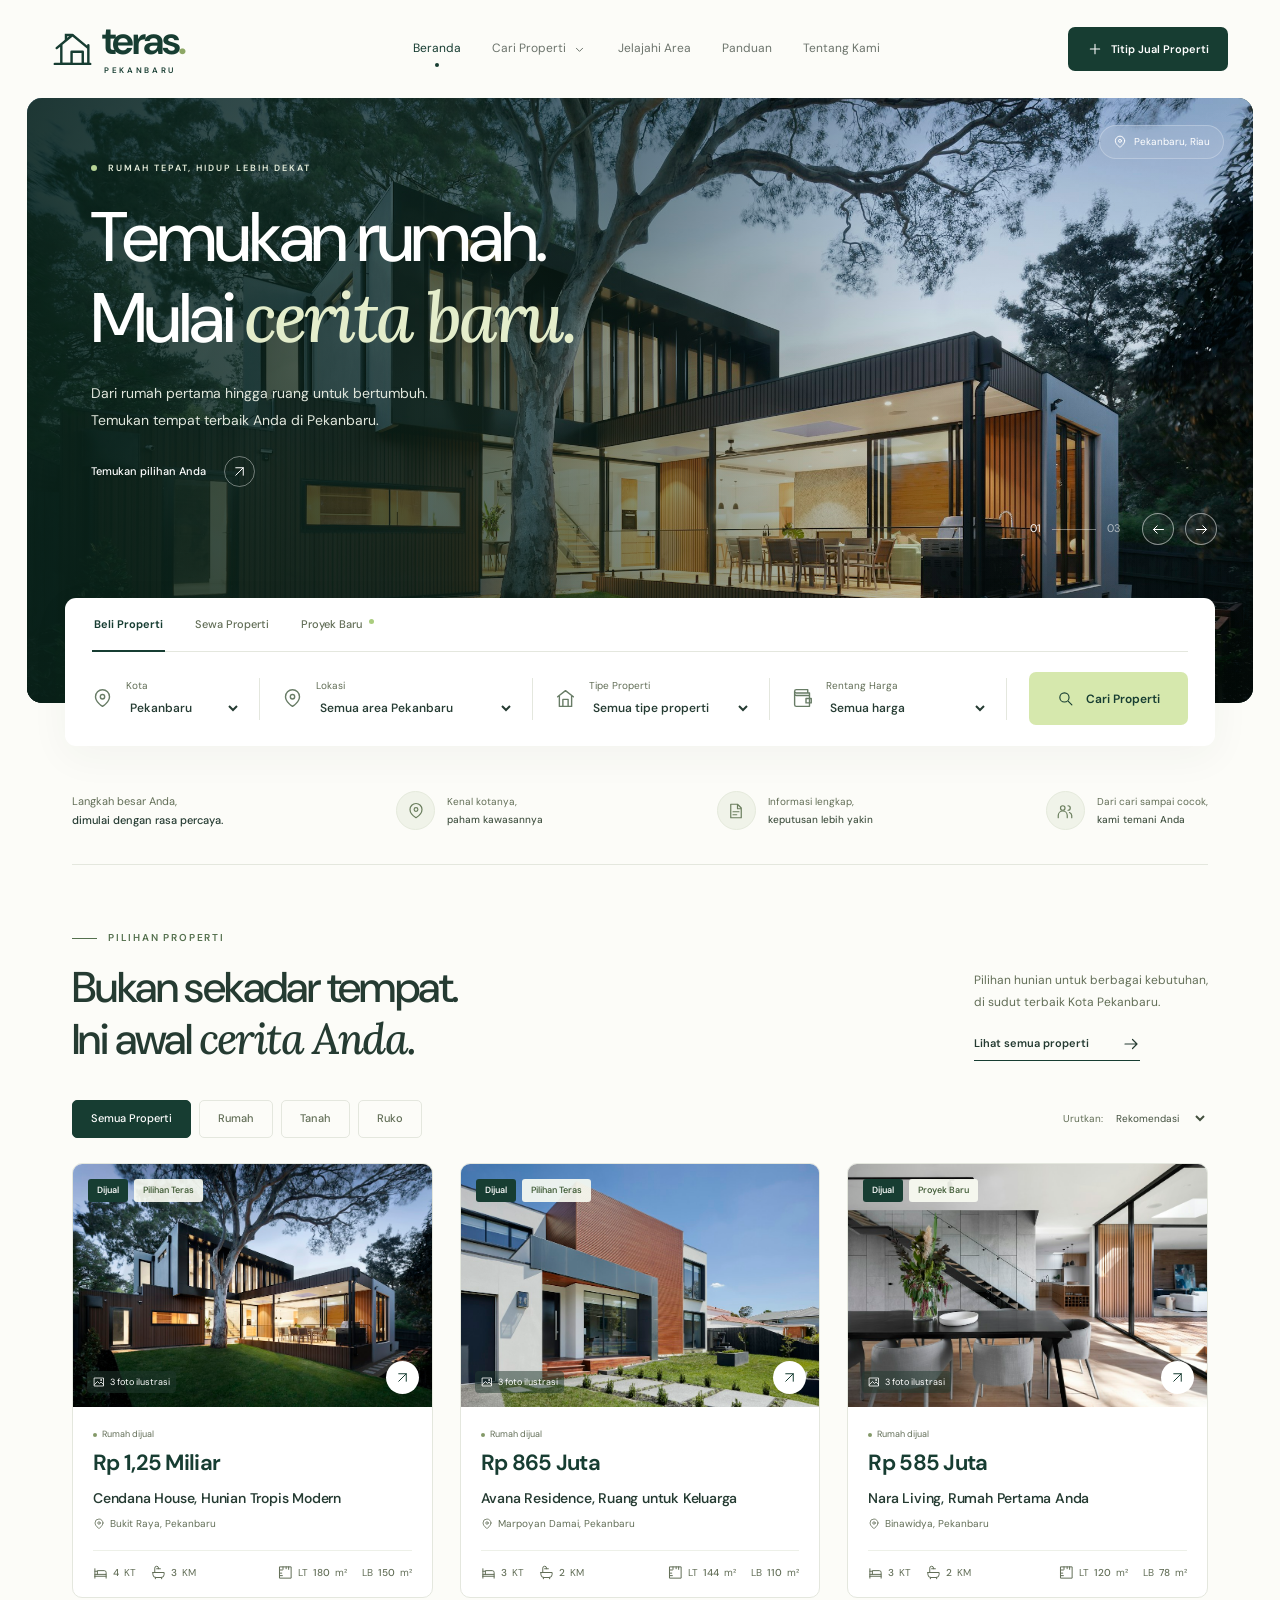
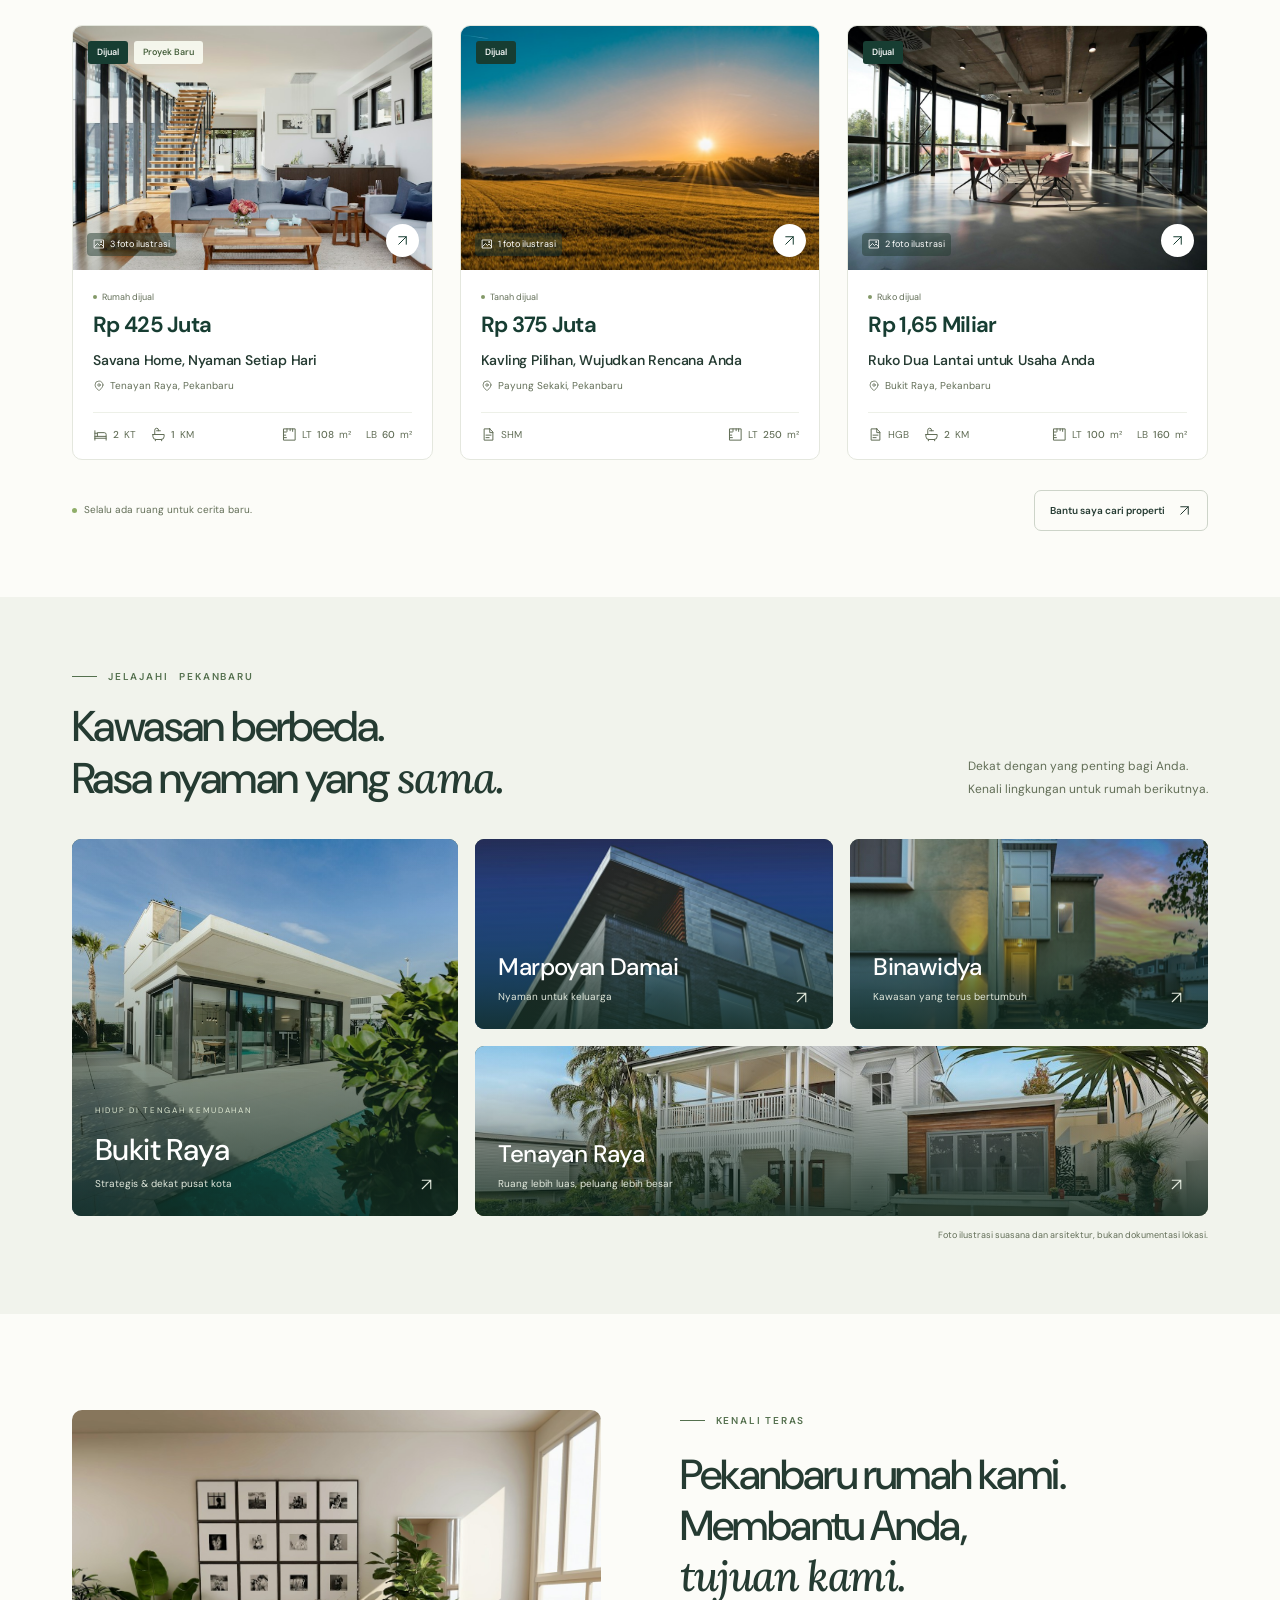
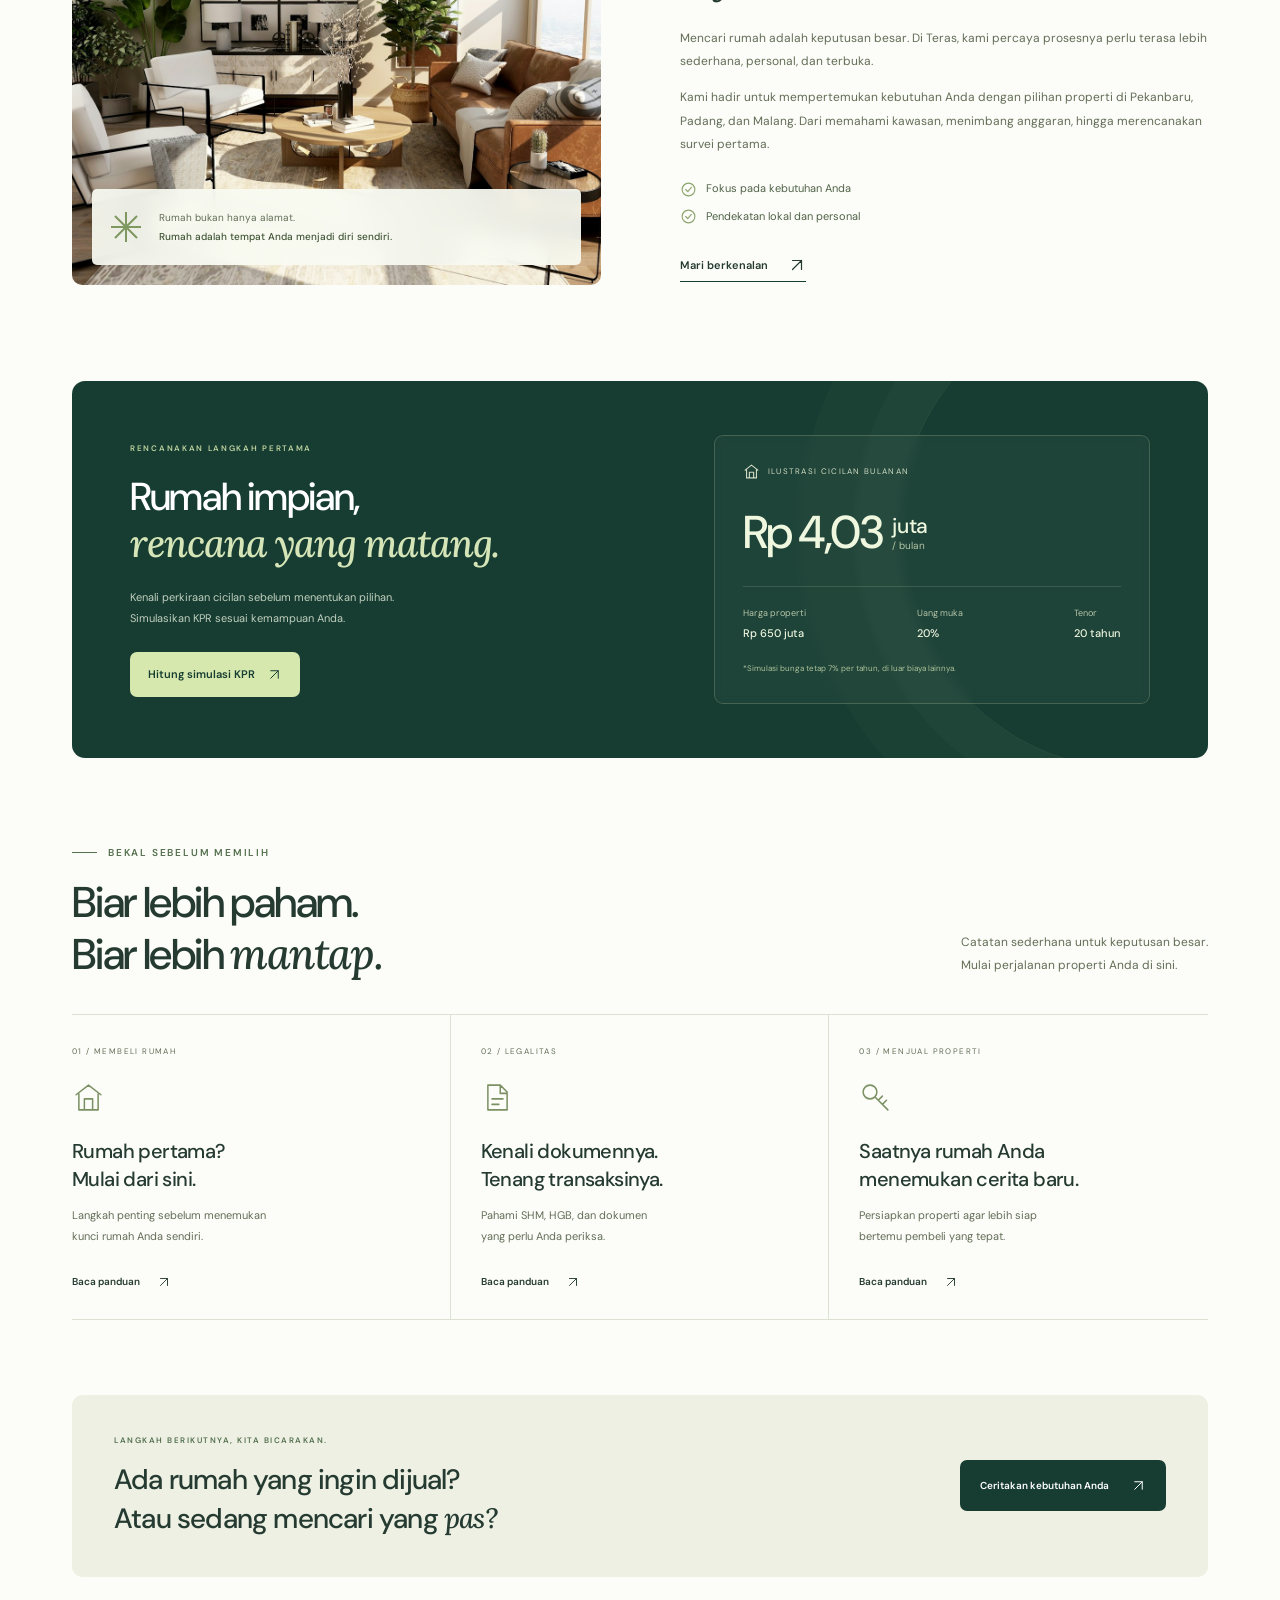
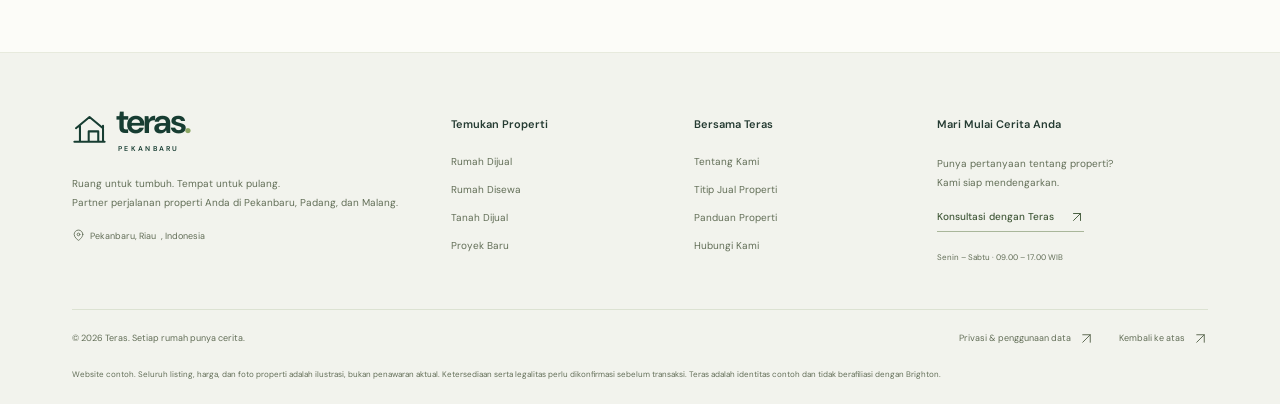
<file: index.html>
<!doctype html>
<html lang="id">
<head>
  <meta charset="utf-8">
  <meta name="viewport" content="width=device-width, initial-scale=1">
  <meta name="theme-color" content="#173d32">
  <meta name="google-site-verification" content="AVYcFnLkutsNI5PKLIG4z0EmHmBml3qPhmXNcKpcacQ" />
  <title>Teras — Properti di Pekanbaru, Padang, dan Malang</title>
  <meta name="description" content="Temukan rumah, tanah, ruko, dan hunian sewa di Pekanbaru, Padang, dan Malang bersama Teras. Pilih kota dan kawasan sesuai kebutuhan Anda.">
  <link rel="canonical" href="https://kevinfixcode.github.io/teras-properti/">
  <meta property="og:title" content="Teras — Properti di Pekanbaru, Padang, dan Malang">
  <meta property="og:description" content="Ruang untuk tumbuh. Tempat untuk pulang. Temukan properti pilihan di Pekanbaru, Padang, dan Malang.">
  <meta property="og:type" content="website">
  <meta property="og:locale" content="id_ID">
  <meta property="og:image" content="https://kevinfixcode.github.io/teras-properti/assets/hero.jpg">
  <link rel="icon" href="assets/favicon.svg" type="image/svg+xml">
  <link rel="preconnect" href="https://fonts.googleapis.com">
  <link rel="preconnect" href="https://fonts.gstatic.com" crossorigin>
  <link href="https://fonts.googleapis.com/css2?family=DM+Sans:wght@400;450;500;550;600;650;700&family=Lora:ital,wght@1,500;1,600&display=swap" rel="stylesheet">
  <link rel="preload" as="image" href="assets/hero.jpg" fetchpriority="high">
  <link rel="stylesheet" href="styles.css">
  <script src="data.js" defer></script>
  <script src="app.js" defer></script>
</head>
<body>
  <a class="skip-link" href="#properti">Langsung ke properti</a>
  <header class="site-header">
    <div class="nav-wrap">
      <a href="./" class="brand" aria-label="Teras, beranda"><svg class="brand-mark" viewBox="0 0 44 44" fill="none" aria-hidden="true"><path d="M5 21 22 7l17 14M10 18v20h11V25h12v13h6V18" stroke="currentColor" stroke-width="2.6" stroke-linecap="round" stroke-linejoin="round"/><path d="M15 12V7h6" stroke="currentColor" stroke-width="2.6" stroke-linecap="round"/><path d="M3 38h38" stroke="currentColor" stroke-width="2.6" stroke-linecap="round"/></svg><span class="brand-words">teras<span class="brand-dot">.</span><small data-city-upper>PEKANBARU</small></span></a>
      <nav class="main-nav" aria-label="Navigasi utama" id="main-nav">
        <a class="nav-link active" href="#beranda">Beranda</a>
        <a class="nav-link" href="#properti">Cari Properti <svg class="icon small"><use href="#i-chevron"/></svg></a>
        <a class="nav-link" href="#kawasan">Jelajahi Area</a>
        <a class="nav-link" href="#panduan">Panduan</a>
        <a class="nav-link" href="#tentang">Tentang Kami</a>
      </nav>
      <button class="button button-dark nav-cta" data-contact="jual"><svg class="icon"><use href="#i-plus"/></svg> Titip Jual Properti</button>
      <button class="menu-toggle icon-button" aria-label="Buka menu" aria-expanded="false" aria-controls="main-nav"><svg class="icon"><use href="#i-menu"/></svg></button>
    </div>
  </header>
  <main>
    <section class="hero" id="beranda" aria-labelledby="hero-title">
      <div class="hero-visual"><img id="hero-image" src="assets/hero.jpg" alt="Inspirasi hunian modern dengan taman hijau dan ruang keluarga terbuka" width="2200" height="1467" fetchpriority="high"><div class="hero-shade"></div></div>
      <div class="hero-copy">
        <span class="eyebrow hero-eyebrow"><span class="live-dot"></span> RUMAH TEPAT, HIDUP LEBIH DEKAT</span>
        <h1 id="hero-title">Temukan rumah.<br>Mulai <em>cerita baru.</em></h1>
        <p>Dari rumah pertama hingga ruang untuk bertumbuh.<br>Temukan tempat terbaik Anda di <span data-city>Pekanbaru</span>.</p>
        <a class="hero-explore" href="#properti">Temukan pilihan Anda <span class="circle-arrow"><svg class="icon"><use href="#i-arrow-up"/></svg></span></a>
      </div>
      <div class="hero-location"><svg class="icon"><use href="#i-pin"/></svg> <span data-city-place>Pekanbaru, Riau</span></div>
      <div class="hero-slide-controls" aria-label="Foto inspirasi hunian"><span class="slide-number" id="slide-number">01</span><span class="slide-line"></span><span>03</span><button class="slide-button" data-slide="-1" aria-label="Foto sebelumnya"><svg class="icon"><use href="#i-arrow-left"/></svg></button><button class="slide-button" data-slide="1" aria-label="Foto berikutnya"><svg class="icon"><use href="#i-arrow-right"/></svg></button></div>
      <form class="search-panel" id="search-form" role="search" aria-label="Cari properti">
        <div class="search-tabs" role="tablist" aria-label="Tujuan pencarian"><button type="button" class="search-tab selected" role="tab" aria-selected="true" data-mode="dijual">Beli Properti</button><button type="button" class="search-tab" role="tab" aria-selected="false" tabindex="-1" data-mode="disewa">Sewa Properti</button><button type="button" class="search-tab" role="tab" aria-selected="false" tabindex="-1" data-mode="baru">Proyek Baru <span class="new-dot"></span></button></div>
        <div class="search-fields">
          <label class="search-field city-field"><svg class="icon"><use href="#i-pin"/></svg><span><span class="field-label">Kota</span><select id="city" name="kota-cari" aria-label="Pilih kota"><option value="pekanbaru">Pekanbaru</option><option value="padang">Padang</option><option value="malang">Malang</option></select></span></label>
          <label class="search-field location-field"><svg class="icon"><use href="#i-pin"/></svg><span><span class="field-label">Lokasi</span><select id="location" name="lokasi" aria-label="Pilih lokasi"><option value="">Semua area</option></select></span></label>
          <label class="search-field"><svg class="icon"><use href="#i-home"/></svg><span><span class="field-label">Tipe Properti</span><select id="property-type" name="tipe" aria-label="Tipe properti"><option value="">Semua tipe properti</option><option value="Rumah">Rumah</option><option value="Tanah">Tanah</option><option value="Ruko">Ruko</option></select></span></label>
          <label class="search-field"><svg class="icon"><use href="#i-wallet"/></svg><span><span class="field-label">Rentang Harga</span><select id="price" name="harga" aria-label="Rentang harga"><option value="">Semua harga</option><option value="0-500000000">Di bawah Rp 500 juta</option><option value="500000000-1000000000">Rp 500 juta – 1 miliar</option><option value="1000000000-2000000000">Rp 1 – 2 miliar</option><option value="2000000000-999999999999">Di atas Rp 2 miliar</option></select></span></label>
          <button class="button button-lime search-submit" type="submit"><svg class="icon"><use href="#i-search"/></svg> Cari Properti</button>
        </div>
      </form>
    </section>
    <div class="trust-strip container"><p>Langkah besar Anda,<br><strong>dimulai dengan rasa percaya.</strong></p><div><span class="trust-icon"><svg class="icon"><use href="#i-pin"/></svg></span><span>Kenal kotanya,<br><strong>paham kawasannya</strong></span></div><div><span class="trust-icon"><svg class="icon"><use href="#i-file"/></svg></span><span>Informasi lengkap,<br><strong>keputusan lebih yakin</strong></span></div><div><span class="trust-icon"><svg class="icon"><use href="#i-users"/></svg></span><span>Dari cari sampai cocok,<br><strong>kami temani Anda</strong></span></div></div>
    <section class="property-section section container" id="properti" aria-labelledby="property-heading">
      <div class="section-heading"><div><span class="eyebrow green"><span class="eyebrow-line"></span> PILIHAN PROPERTI</span><h2 id="property-heading">Bukan sekadar tempat.<br>Ini awal <em>cerita Anda.</em></h2></div><div class="section-heading-aside"><p>Pilihan hunian untuk berbagai kebutuhan,<br>di sudut terbaik Kota <span data-city>Pekanbaru</span>.</p><button class="text-link" id="show-all">Lihat semua properti <svg class="icon"><use href="#i-arrow-right"/></svg></button></div></div>
      <div class="listing-toolbar"><div class="category-filters" aria-label="Filter jenis properti"><button class="category active" data-category="">Semua Properti</button><button class="category" data-category="Rumah">Rumah</button><button class="category" data-category="Tanah">Tanah</button><button class="category" data-category="Ruko">Ruko</button></div><label class="sort-control"><span>Urutkan:</span> <select id="sort" aria-label="Urutkan properti"><option value="recommended">Rekomendasi</option><option value="low">Harga terendah</option><option value="high">Harga tertinggi</option></select></label></div>
      <p class="results-summary" id="results-summary" aria-live="polite"></p>
      <div class="property-grid" id="property-grid"></div>
      <noscript><p>Aktifkan JavaScript untuk menggunakan pencarian, katalog properti, dan simulasi KPR. Formulir konsultasi tetap dapat digunakan di bagian akhir halaman ini.</p></noscript>
      <div class="empty-state" id="empty-state" hidden><span class="empty-icon"><svg class="icon"><use href="#i-search"/></svg></span><h3>Rumah yang tepat masih menanti.</h3><p>Belum ada properti yang sesuai dengan filter ini.<br>Coba area lain atau perluas rentang harga Anda.</p><button class="button button-dark" id="reset-filters">Atur ulang pencarian <svg class="icon"><use href="#i-arrow-right"/></svg></button></div>
      <div class="listing-bottom"><span><span class="live-dot"></span> Selalu ada ruang untuk cerita baru.</span><button class="button button-outline" data-contact="beli">Bantu saya cari properti <svg class="icon"><use href="#i-arrow-up"/></svg></button></div>
    </section>
    <section class="area-section" id="kawasan" aria-labelledby="area-heading"><div class="container section">
      <div class="section-heading"><div><span class="eyebrow green"><span class="eyebrow-line"></span> JELAJAHI <span data-city-upper>PEKANBARU</span></span><h2 id="area-heading">Kawasan berbeda.<br>Rasa nyaman yang <em>sama.</em></h2></div><p class="section-description">Dekat dengan yang penting bagi Anda.<br>Kenali lingkungan untuk rumah berikutnya.</p></div>
      <div class="area-grid" id="area-grid"></div>
      <p class="image-caption">Foto ilustrasi suasana dan arsitektur, bukan dokumentasi lokasi.</p>
    </div></section>
    <section class="about-section container section" id="tentang" aria-labelledby="about-heading"><div class="about-visual"><img src="assets/interior.jpg" alt="Ruang keluarga bernuansa hangat dengan sofa nyaman dan tanaman dalam ruangan" loading="lazy" width="1400" height="1100"><div class="about-photo-note"><svg class="tiny-star" width="34" height="34" viewBox="0 0 34 34" fill="none" stroke="currentColor" stroke-width="2" aria-hidden="true"><path d="M17 2v30M2 17h30M6 6l22 22M6 28 28 6"/></svg><span>Rumah bukan hanya alamat.<br><strong>Rumah adalah tempat Anda menjadi diri sendiri.</strong></span></div></div><div class="about-copy"><span class="eyebrow green"><span class="eyebrow-line"></span> KENALI TERAS</span><h2 id="about-heading"><span data-city>Pekanbaru</span> rumah kami.<br>Membantu Anda,<br><em>tujuan kami.</em></h2><p>Mencari rumah adalah keputusan besar. Di Teras, kami percaya prosesnya perlu terasa lebih sederhana, personal, dan terbuka.</p><p>Kami hadir untuk mempertemukan kebutuhan Anda dengan pilihan properti di <span data-city>Pekanbaru</span>, Padang, dan Malang. Dari memahami kawasan, menimbang anggaran, hingga merencanakan survei pertama.</p><div class="about-principles"><span><svg class="icon"><use href="#i-check-circle"/></svg> Fokus pada kebutuhan Anda</span><span><svg class="icon"><use href="#i-check-circle"/></svg> Pendekatan lokal dan personal</span></div><button class="text-link" data-contact="konsultasi">Mari berkenalan <svg class="icon"><use href="#i-arrow-up"/></svg></button></div></section>
    <section class="mortgage-section container"><div class="mortgage-copy"><span class="eyebrow">RENCANAKAN LANGKAH PERTAMA</span><h2>Rumah impian,<br><em>rencana yang matang.</em></h2><p>Kenali perkiraan cicilan sebelum menentukan pilihan.<br>Simulasikan KPR sesuai kemampuan Anda.</p><button class="button button-lime" id="open-calculator">Hitung simulasi KPR <svg class="icon"><use href="#i-arrow-up"/></svg></button></div><div class="mortgage-preview"><span class="preview-label"><svg class="icon"><use href="#i-home"/></svg> ILUSTRASI CICILAN BULANAN</span><p class="preview-amount">Rp 4,03 <span>juta<small>/ bulan</small></span></p><div class="preview-line"></div><div class="preview-details"><div>Harga properti<strong>Rp 650 juta</strong></div><div>Uang muka<strong>20%</strong></div><div>Tenor<strong>20 tahun</strong></div></div><span class="preview-note">*Simulasi bunga tetap 7% per tahun, di luar biaya lainnya.</span></div><span class="mortgage-decoration" aria-hidden="true"></span></section>
    <section class="guide-section container section" id="panduan" aria-labelledby="guide-heading"><div class="section-heading"><div><span class="eyebrow green"><span class="eyebrow-line"></span> BEKAL SEBELUM MEMILIH</span><h2 id="guide-heading">Biar lebih paham.<br>Biar lebih <em>mantap.</em></h2></div><p class="section-description">Catatan sederhana untuk keputusan besar.<br>Mulai perjalanan properti Anda di sini.</p></div><div class="guide-grid"><article class="guide-card"><span class="guide-number">01 / MEMBELI RUMAH</span><svg class="guide-icon"><use href="#i-home"/></svg><h3>Rumah pertama?<br>Mulai dari sini.</h3><p>Langkah penting sebelum menemukan<br>kunci rumah Anda sendiri.</p><button class="text-link" data-guide="pertama">Baca panduan <svg class="icon"><use href="#i-arrow-up"/></svg></button></article><article class="guide-card"><span class="guide-number">02 / LEGALITAS</span><svg class="guide-icon"><use href="#i-file"/></svg><h3>Kenali dokumennya.<br>Tenang transaksinya.</h3><p>Pahami SHM, HGB, dan dokumen<br>yang perlu Anda periksa.</p><button class="text-link" data-guide="legalitas">Baca panduan <svg class="icon"><use href="#i-arrow-up"/></svg></button></article><article class="guide-card"><span class="guide-number">03 / MENJUAL PROPERTI</span><svg class="guide-icon"><use href="#i-key"/></svg><h3>Saatnya rumah Anda<br>menemukan cerita baru.</h3><p>Persiapkan properti agar lebih siap<br>bertemu pembeli yang tepat.</p><button class="text-link" data-guide="jual">Baca panduan <svg class="icon"><use href="#i-arrow-up"/></svg></button></article></div></section>
    <section class="contact-banner container"><div><span class="eyebrow green">LANGKAH BERIKUTNYA, KITA BICARAKAN.</span><h2>Ada rumah yang ingin dijual?<br>Atau sedang mencari yang <em>pas?</em></h2></div><button class="button button-dark" data-contact="konsultasi">Ceritakan kebutuhan Anda <svg class="icon"><use href="#i-arrow-up"/></svg></button></section>
  </main>
  <footer class="site-footer"><div class="container"><div class="footer-top"><div class="footer-intro"><a href="./" class="brand footer-brand"><svg class="brand-mark" viewBox="0 0 44 44" fill="none" aria-hidden="true"><path d="M5 21 22 7l17 14M10 18v20h11V25h12v13h6V18M3 38h38" stroke="currentColor" stroke-width="2.6" stroke-linecap="round" stroke-linejoin="round"/></svg><span class="brand-words">teras<span class="brand-dot">.</span><small data-city-upper>PEKANBARU</small></span></a><p>Ruang untuk tumbuh. Tempat untuk pulang.<br>Partner perjalanan properti Anda di Pekanbaru, Padang, dan Malang.</p><span class="footer-location"><svg class="icon"><use href="#i-pin"/></svg> <span data-city-place>Pekanbaru, Riau</span>, Indonesia</span></div><div class="footer-column"><h3>Temukan Properti</h3><button data-footer-mode="dijual">Rumah Dijual</button><button data-footer-mode="disewa">Rumah Disewa</button><button data-footer-type="Tanah">Tanah Dijual</button><button data-footer-mode="baru">Proyek Baru</button></div><div class="footer-column"><h3>Bersama Teras</h3><a href="#tentang">Tentang Kami</a><button data-contact="jual">Titip Jual Properti</button><a href="#panduan">Panduan Properti</a><button data-contact="konsultasi">Hubungi Kami</button></div><div class="footer-column footer-hello"><h3>Mari Mulai Cerita Anda</h3><p>Punya pertanyaan tentang properti?<br>Kami siap mendengarkan.</p><button class="footer-contact" data-contact="konsultasi">Konsultasi dengan Teras <svg class="icon"><use href="#i-arrow-up"/></svg></button><small>Senin – Sabtu · 09.00 – 17.00 WIB</small></div></div><div class="footer-bottom"><span>© 2026 Teras. Setiap rumah punya cerita.</span><button id="privacy-button">Privasi & penggunaan data <svg class="icon small"><use href="#i-arrow-up"/></svg></button><a href="#beranda">Kembali ke atas <svg class="icon small"><use href="#i-arrow-up"/></svg></a></div><p class="demo-note">Website contoh. Seluruh listing, harga, dan foto properti adalah ilustrasi, bukan penawaran aktual. Ketersediaan serta legalitas perlu dikonfirmasi sebelum transaksi. Teras adalah identitas contoh dan tidak berafiliasi dengan Brighton.</p></div></footer>
  <noscript><section class="container section"><h2>Konsultasi <em>properti.</em></h2><p>Ceritakan kebutuhan rumah Anda di Pekanbaru, Padang, atau Malang.</p><form name="konsultasi-properti" method="POST" action="terima-kasih"><input type="hidden" name="form-name" value="konsultasi-properti"><input type="hidden" name="kebutuhan" value="konsultasi"><label class="form-label">Kota<select name="kota"><option>Pekanbaru</option><option>Padang</option><option>Malang</option></select></label><p hidden><label>Biarkan kosong<input name="bot-field"></label></p><label class="form-label">Nama lengkap<input name="nama" autocomplete="name" required></label><label class="form-label">Nomor WhatsApp<input name="telepon" type="tel" autocomplete="tel" required></label><label class="form-label">Email (opsional)<input name="email" type="email" autocomplete="email"></label><label class="form-label">Pesan<textarea name="pesan" required minlength="10"></textarea></label><label class="consent"><input name="persetujuan" type="checkbox" value="setuju" required><span>Saya setuju dihubungi terkait permintaan ini.</span></label><button class="button button-dark" type="submit">Kirim konsultasi</button></form></section></noscript>
  <dialog class="property-dialog" id="property-dialog" aria-labelledby="detail-title"><button class="dialog-close icon-button" data-close aria-label="Tutup detail properti"><svg class="icon"><use href="#i-x"/></svg></button><div id="property-detail"></div></dialog>
  <dialog class="contact-dialog" id="contact-dialog" aria-labelledby="contact-title"><button class="dialog-close icon-button" data-close aria-label="Tutup formulir"><svg class="icon"><use href="#i-x"/></svg></button><div id="contact-content"><span class="eyebrow green"><span class="eyebrow-line"></span> MARI MULAI DARI CERITA ANDA</span><h2 id="contact-title">Ada yang bisa<br>kami <em>bantu?</em></h2><p class="dialog-description">Tinggalkan kebutuhan dan kontak Anda.<br>Kami dapat menghubungi Anda untuk langkah berikutnya.</p><form name="konsultasi-properti" id="contact-form" method="POST" action="terima-kasih" data-netlify="true" netlify-honeypot="bot-field"><input type="hidden" name="form-name" value="konsultasi-properti"><input type="hidden" name="properti" id="contact-property"><input type="hidden" name="kota" id="contact-city" value="Pekanbaru"><p class="honeypot" aria-hidden="true"><label>Biarkan kosong<input name="bot-field" tabindex="-1" autocomplete="off"></label></p><label class="form-label">Nama lengkap<input name="nama" autocomplete="name" required maxlength="100" placeholder="Bagaimana kami menyapa Anda?"></label><div class="form-row"><label class="form-label">Nomor WhatsApp<input name="telepon" type="tel" autocomplete="tel" required pattern="\+?[0-9]{9,15}" title="Gunakan 9–15 angka tanpa spasi, boleh diawali +" placeholder="08xxxxxxxxxx"></label><label class="form-label">Email <span>(opsional)</span><input name="email" type="email" autocomplete="email" placeholder="nama@email.com"></label></div><label class="form-label">Saya ingin<select name="kebutuhan" id="contact-purpose"><option value="beli">Mencari properti untuk dibeli</option><option value="sewa">Mencari properti untuk disewa</option><option value="jual">Menjual / menyewakan properti</option><option value="konsultasi">Berkonsultasi tentang properti</option></select></label><label class="form-label">Ceritakan kebutuhan Anda<textarea name="pesan" rows="3" required minlength="10" maxlength="2000" placeholder="Misalnya: mencari rumah 3 kamar di Bukit Raya, anggaran sekitar Rp 800 juta."></textarea></label><label class="consent"><input name="persetujuan" type="checkbox" value="setuju" required><span>Saya setuju dihubungi terkait permintaan ini. Data digunakan untuk menanggapi konsultasi dan tidak ditampilkan di website.</span></label><p id="form-error" class="form-error" role="alert" hidden></p><button class="button button-dark form-submit" type="submit"><span>Kirim permintaan konsultasi</span><svg class="icon"><use href="#i-arrow-up"/></svg></button><small class="form-footnote">Tanpa biaya konsultasi. Tanpa komitmen transaksi.</small></form></div><div class="form-success" id="form-success" hidden><span class="success-icon"><svg class="icon"><use href="#i-check"/></svg></span><span class="eyebrow green">LANGKAH PERTAMA SUDAH DIMULAI</span><h2>Terima kasih<br>sudah <em>bercerita.</em></h2><p>Permintaan Anda berhasil dikirim. Tim dapat menindaklanjuti melalui kontak yang Anda berikan.</p><button class="button button-dark" data-close>Kembali jelajahi properti <svg class="icon"><use href="#i-arrow-right"/></svg></button></div></dialog>
  <dialog class="calculator-dialog" id="calculator-dialog" aria-labelledby="calculator-title"><button class="dialog-close icon-button" data-close aria-label="Tutup simulasi KPR"><svg class="icon"><use href="#i-x"/></svg></button><span class="eyebrow green">SATU LANGKAH LEBIH TERENCANA</span><h2 id="calculator-title">Simulasi <em>KPR.</em></h2><p class="dialog-description">Sesuaikan rencana rumah dengan anggaran Anda.</p><form id="calculator-form"><label class="form-label">Harga properti (Rp)<input id="calc-price" type="number" min="10000000" max="100000000000" step="1000000" value="650000000" required></label><div class="form-row"><label class="form-label">Uang muka (%)<input id="calc-down" type="number" min="0" max="99" step="1" value="20" required></label><label class="form-label">Bunga per tahun (%)<input id="calc-interest" type="number" min="0" max="30" step="0.1" value="7" required></label></div><label class="form-label">Lama pinjaman<select id="calc-years"><option value="5">5 tahun</option><option value="10">10 tahun</option><option value="15">15 tahun</option><option value="20" selected>20 tahun</option><option value="25">25 tahun</option><option value="30">30 tahun</option></select></label><button class="button button-dark form-submit" type="submit">Hitung cicilan <svg class="icon"><use href="#i-arrow-right"/></svg></button></form><div class="calculator-result" aria-live="polite"><span>Estimasi cicilan per bulan</span><strong id="calc-result">Rp 4.031.554</strong><div><span>Uang muka <b id="calc-down-result">Rp 130.000.000</b></span><span>Pokok pinjaman <b id="calc-loan-result">Rp 520.000.000</b></span></div></div><p class="calculator-disclaimer">Estimasi menggunakan metode anuitas dengan bunga tetap sepanjang tenor. Belum termasuk asuransi, pajak, notaris, provisi, dan biaya bank. Bukan penawaran kredit; hasil aktual mengikuti ketentuan bank.</p></dialog>
  <dialog class="article-dialog" id="article-dialog" aria-labelledby="article-title"><button class="dialog-close icon-button" data-close aria-label="Tutup panduan"><svg class="icon"><use href="#i-x"/></svg></button><div id="article-content"></div></dialog>
  <div class="toast" id="toast" role="status" hidden></div>
  <svg class="svg-definitions" xmlns="http://www.w3.org/2000/svg" aria-hidden="true"><defs>
    <symbol id="i-arrow-right" viewBox="0 0 24 24"><path d="M4 12h16m-6-6 6 6-6 6"/></symbol><symbol id="i-arrow-left" viewBox="0 0 24 24"><path d="M20 12H4m6-6-6 6 6 6"/></symbol><symbol id="i-arrow-up" viewBox="0 0 24 24"><path d="M6 18 18 6M6 6h12v12"/></symbol><symbol id="i-chevron" viewBox="0 0 24 24"><path d="m7 10 5 5 5-5"/></symbol><symbol id="i-pin" viewBox="0 0 24 24"><path d="M20 10c0 6-8 11-8 11S4 16 4 10a8 8 0 1 1 16 0Z"/><circle cx="12" cy="10" r="2.5"/></symbol><symbol id="i-home" viewBox="0 0 24 24"><path d="m3 10 9-7 9 7M5 9v12h14V9M9 21v-8h6v8"/></symbol><symbol id="i-wallet" viewBox="0 0 24 24"><path d="M20 8V5H5a2 2 0 0 1 0-4h13v4M3 3v16a2 2 0 0 0 2 2h15V8H5a2 2 0 0 1-2-2" transform="translate(0 1) scale(1 .95)"/><path d="M16 12h6v5h-6z"/></symbol><symbol id="i-search" viewBox="0 0 24 24"><circle cx="10.5" cy="10.5" r="6.5"/><path d="m16 16 5 5"/></symbol><symbol id="i-plus" viewBox="0 0 24 24"><path d="M12 5v14M5 12h14"/></symbol><symbol id="i-file" viewBox="0 0 24 24"><path d="M14 3H5v18h14V8l-5-5Z M14 3v6h5M8 13h8M8 17h5"/></symbol><symbol id="i-users" viewBox="0 0 24 24"><circle cx="9" cy="8" r="3"/><path d="M3 21v-3a6 6 0 0 1 12 0v3M16 5a3 3 0 0 1 0 6M18 14a5 5 0 0 1 3 4v3"/></symbol><symbol id="i-bed" viewBox="0 0 24 24"><path d="M3 18V6m0 9h18v6M3 18h18M7 15V9h11a3 3 0 0 1 3 3v3M3 10h4M3 21v-3"/></symbol><symbol id="i-bath" viewBox="0 0 24 24"><path d="M3 12h18v3a5 5 0 0 1-5 5H8a5 5 0 0 1-5-5v-3ZM6 12V5a3 3 0 0 1 6 0v1M9 6h6M7 20v2M17 20v2"/></symbol><symbol id="i-area" viewBox="0 0 24 24"><path d="M3 3h18v18H3zM3 8h4M3 13h3M3 17h4M8 3v4M13 3v3M17 3v4"/></symbol><symbol id="i-check-circle" viewBox="0 0 24 24"><circle cx="12" cy="12" r="9"/><path d="m8 12 3 3 5-6"/></symbol><symbol id="i-check" viewBox="0 0 24 24"><path d="m5 12 4 5L20 6"/></symbol><symbol id="i-key" viewBox="0 0 24 24"><circle cx="8" cy="8" r="5"/><path d="m12 12 9 9m-4-4 3-3m-6 0 3-3"/></symbol><symbol id="i-menu" viewBox="0 0 24 24"><path d="M4 6h16M4 12h16M4 18h16"/></symbol><symbol id="i-x" viewBox="0 0 24 24"><path d="m6 6 12 12M18 6 6 18"/></symbol><symbol id="i-share" viewBox="0 0 24 24"><path d="M12 16V3m-5 5 5-5 5 5M5 12H3v9h18v-9h-2"/></symbol><symbol id="i-image" viewBox="0 0 24 24"><path d="M3 4h18v16H3zM3 17l6-6 4 4 3-3 5 5"/><circle cx="16" cy="8" r="1"/></symbol>
  </defs></svg>
</body>
</html>
</file>
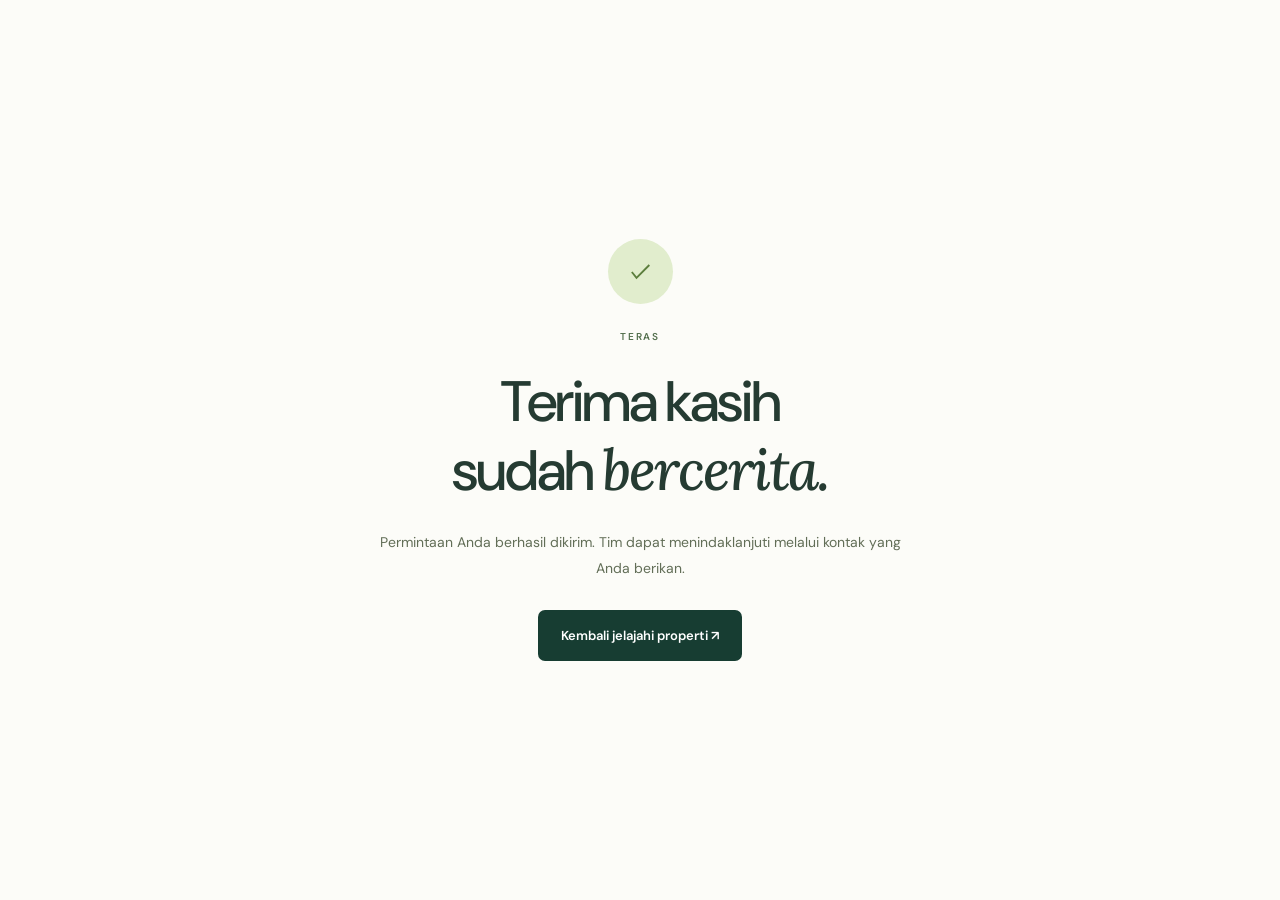
<file: terima-kasih.html>
<!doctype html>
<html lang="id"><head><meta charset="utf-8"><meta name="viewport" content="width=device-width,initial-scale=1"><meta name="robots" content="noindex"><meta name="theme-color" content="#173d32"><title>Terima Kasih — Teras</title><link rel="icon" href="assets/favicon.svg" type="image/svg+xml"><link href="https://fonts.googleapis.com/css2?family=DM+Sans:wght@400;500;600&family=Lora:ital,wght@1,500&display=swap" rel="stylesheet"><link rel="stylesheet" href="styles.css"><style>body{min-height:100dvh;display:grid;place-items:center;padding:30px}.thanks{max-width:540px;text-align:center}.thanks .eyebrow{justify-content:center}.thanks h1{font-size:clamp(38px,8vw,57px);line-height:1.2;letter-spacing:-2px;font-weight:500;margin-block:23px}.thanks h1 em{font-family:var(--serif);font-weight:500}.thanks p{font-size:14px;line-height:1.9;margin-bottom:28px}</style></head><body><main class="thanks"><span class="success-icon" aria-hidden="true"><svg width="28" height="28" viewBox="0 0 24 24" fill="none" stroke="currentColor" stroke-width="1.6"><path d="m5 12 4 5L20 6"/></svg></span><span class="eyebrow green">TERAS</span><h1>Terima kasih<br>sudah <em>bercerita.</em></h1><p>Permintaan Anda berhasil dikirim. Tim dapat menindaklanjuti melalui kontak yang Anda berikan.</p><a class="button button-dark" href="./">Kembali jelajahi properti ↗</a></main></body></html>
</file>
<file: styles.css>
:root{--forest:#173d32;--forest-deep:#122e26;--lime:#d6e8ad;--ink:#253b32;--muted:#788078;--paper:#fcfcf8;--cream:#f2f3ec;--line:#e4e7de;--white:#fff;--radius:12px;--body:'DM Sans',sans-serif;--serif:'Lora',serif}*{box-sizing:border-box}html{scroll-behavior:smooth;scroll-padding-top:105px}body{margin:0;background:var(--paper);color:var(--ink);font-family:var(--body);font-size:14px;line-height:1.6;-webkit-font-smoothing:antialiased}body.modal-open{overflow:hidden}button,input,select,textarea{font:inherit}button,a,input,select,textarea{-webkit-tap-highlight-color:transparent}button,a{touch-action:manipulation}button{cursor:pointer}a{color:inherit;text-decoration:none}button{color:inherit}button:disabled{cursor:wait;opacity:.65}button:focus-visible,a:focus-visible,select:focus-visible,input:focus-visible,textarea:focus-visible{outline:3px solid #90b564;outline-offset:4px}button{border:0}img{display:block;width:100%;object-fit:cover}svg.icon{width:21px;height:21px;flex-shrink:0;fill:none;stroke:currentColor;stroke-width:1.6;stroke-linecap:round;stroke-linejoin:round;vertical-align:middle}.icon.small{width:15px;height:15px}.container{width:calc(100% - 144px);max-width:1280px;margin-inline:auto}.section{padding-block:91px}.button{display:inline-flex;align-items:center;justify-content:center;gap:12px;padding:15px 23px;min-height:51px;border-radius:7px;font-size:13px;font-weight:600;line-height:1.5;transition:background .2s,transform .2s,box-shadow .2s;white-space:nowrap}.button:hover{transform:translateY(-2px)}.button:active{transform:translateY(0)}.button-dark{background:var(--forest);color:#fff}.button-dark:hover{background:#24553f;box-shadow:0 5px 15px #173d3218}.button-lime{background:var(--lime);color:var(--forest)}.button-lime:hover{background:#e1efc3}.button-outline{border:1px solid #cdd4c9;background:transparent}.button-outline:hover{background:#f0f3e9}.icon-button{width:42px;height:42px;display:inline-flex;justify-content:center;align-items:center;border-radius:50%;background:var(--white)}.eyebrow{font-size:10px;letter-spacing:1.8px;font-weight:600;display:flex;align-items:center;gap:11px;line-height:1.6}.eyebrow.green{color:#54704e}.eyebrow-line{width:25px;height:1px;background:currentColor;display:inline-block}.text-link{display:inline-flex;align-items:center;gap:20px;font-size:13px;font-weight:600;border:0;border-bottom:1px solid var(--forest);padding:0 0 7px;background:transparent;transition:gap .2s}.text-link:hover{gap:27px}.text-link .icon{width:18px;height:18px}h1,h2,h3,p{margin-top:0}h2{font-size:43px;font-weight:500;line-height:1.22;letter-spacing:-1.6px;margin-bottom:0}h2 em{font-family:var(--serif);font-weight:500}h3{font-weight:600}p{color:var(--muted)}.skip-link{position:fixed;top:10px;left:10px;background:var(--forest);color:#fff;padding:10px 20px;z-index:100;transform:translateY(-150%)}.skip-link:focus{transform:translateY(0)}[hidden]{display:none!important}.svg-definitions{position:absolute;width:0;height:0;overflow:hidden}
/* Navigation */
.site-header{height:98px;background:var(--paper);position:relative;z-index:20}.nav-wrap{max-width:1424px;width:calc(100% - 104px);height:100%;margin:auto;display:flex;align-items:center;justify-content:space-between;gap:25px}.brand{display:inline-flex;align-items:center;gap:9px;color:var(--forest)}.brand-mark{width:41px;height:46px}.brand-words{font-size:39px;font-weight:650;letter-spacing:-2.6px;line-height:.9}.brand-dot{color:#8da765}.brand-words small{font-size:8px;font-weight:600;letter-spacing:2.65px;display:block;margin-top:9px;margin-left:2px}.main-nav{display:flex;align-items:center;gap:31px;margin-left:40px}.nav-link{font-size:12px;display:flex;align-items:center;gap:6px;padding-block:15px;color:#6c746c;position:relative}.nav-link:hover,.nav-link.active{color:var(--forest)}.nav-link.active:after{content:'';position:absolute;bottom:7px;width:4px;height:4px;border-radius:50%;background:var(--forest);left:calc(50% - 2px)}.nav-cta{font-size:11px;padding:13px 19px;min-height:44px;gap:8px}.nav-cta .icon{width:16px;height:16px}.menu-toggle{display:none}
/* Hero and search */
.hero{margin:0 27px;position:relative;isolation:isolate;height:605px}.hero-visual{position:absolute;inset:0;border-radius:15px;overflow:hidden;z-index:-1;background:var(--forest)}.hero-visual>img{height:100%;object-position:50% 52%;transition:opacity .25s}.hero-shade{position:absolute;inset:0;background:linear-gradient(90deg,rgba(10,36,27,.87) 0%,rgba(13,38,28,.66) 35%,rgba(13,38,28,.1) 74%),linear-gradient(0deg,rgba(10,29,23,.24),transparent 60%)}.hero-copy{padding:63px 64px;color:white;animation:reveal .8s ease both}.hero-eyebrow{font-size:9px;letter-spacing:2px;color:#e5eddb;margin-bottom:24px}.live-dot{width:6px;height:6px;border-radius:50%;display:inline-block;background:#b6d395;flex-shrink:0}.hero h1{font-size:70px;letter-spacing:-2.6px;font-weight:450;line-height:1.12;margin-bottom:22px}.hero h1 em{font-family:var(--serif);font-weight:500;color:#e4edcb;letter-spacing:-3px}.hero-copy>p{font-size:14px;color:#e0e6dc;line-height:1.9;margin-bottom:23px}.hero-explore{display:inline-flex;gap:18px;align-items:center;font-size:11px;font-weight:500}.circle-arrow{height:31px;width:31px;display:flex;align-items:center;justify-content:center;border:1px solid #ffffff66;border-radius:50%;transition:background .2s,transform .2s}.circle-arrow .icon{width:15px;height:15px}.hero-explore:hover .circle-arrow{background:#ffffff1c;transform:translate(2px,-2px)}.hero-location{position:absolute;right:29px;top:27px;background:#ffffff17;border:1px solid #ffffff40;backdrop-filter:blur(12px);border-radius:30px;color:#fff;display:flex;gap:7px;align-items:center;padding:8px 13px;font-size:10px}.hero-location .icon{width:14px;height:14px}.hero-slide-controls{position:absolute;right:36px;bottom:158px;display:flex;align-items:center;gap:11px;color:white;font-size:11px}.hero-slide-controls>span:nth-of-type(3){opacity:.6}.slide-line{height:1px;width:44px;background:#ffffff66}.slide-button{border:1px solid #ffffff80;background:#ffffff0c;color:#fff;border-radius:50%;width:32px;height:32px;display:flex;align-items:center;justify-content:center;transition:background .2s}.slide-button:hover{background:#ffffff30}.slide-button .icon{height:15px;width:15px}.hero-slide-controls .slide-button:first-of-type{margin-left:10px}.search-panel{position:absolute;bottom:-43px;left:38px;right:38px;max-width:1280px;margin-inline:auto;background:var(--white);border-radius:11px;box-shadow:0 10px 40px #203d2e0c;padding:0 27px 21px;animation:reveal .8s .12s ease both}.search-tabs{display:flex;gap:28px;border-bottom:1px solid var(--line);margin-bottom:20px;height:54px;align-items:stretch}.search-tab{background:none;font-size:11px;font-weight:500;color:#8b8f86;position:relative;display:flex;align-items:center;gap:7px;padding:0 2px}.search-tab:after{position:absolute;content:'';left:0;right:0;bottom:-1px;height:2px;background:transparent}.search-tab.selected{color:var(--forest);font-weight:650}.search-tab.selected:after{background:var(--forest)}.new-dot{width:5px;height:5px;border-radius:50%;background:#aacd7e;margin-bottom:6px}.search-fields{display:grid;grid-template-columns:.8fr 1.15fr 1fr 1fr auto;align-items:center}.search-field{display:flex;align-items:center;gap:13px;padding-right:18px;margin-right:22px;border-right:1px solid var(--line);min-width:0}.search-field>.icon{height:21px;width:21px;color:#687c66}.search-field>span{display:block;min-width:0;flex:1}.field-label{display:block;color:#92968d;font-size:10px;margin-bottom:2px}.search-field select{font-size:12px;font-weight:550;padding:3px 20px 3px 0;background:none;border:0;width:100%;color:var(--ink);text-overflow:ellipsis;cursor:pointer}.search-submit{padding:16px 28px;font-size:12px;min-height:53px}.search-submit .icon{width:17px;height:17px}.trust-strip{padding-top:88px;padding-bottom:34px;border-bottom:1px solid var(--line);display:flex;align-items:center;justify-content:space-between;gap:25px}.trust-strip>p{font-size:11px;line-height:1.7;margin:0;color:#8a8f84}.trust-strip>p>strong{font-weight:500;color:var(--ink)}.trust-strip>div{display:flex;gap:12px;align-items:center;font-size:10px;line-height:1.8;color:#8b9087}.trust-strip strong{font-weight:500;color:#445444}.trust-icon{height:39px;width:39px;background:#f0f3e9;border:1px solid #e5eadc;border-radius:50%;display:inline-flex;align-items:center;justify-content:center;color:#6a7e5d}.trust-icon .icon{height:18px;width:18px}
/* Property collection */
.section-heading{display:flex;justify-content:space-between;align-items:flex-end;gap:35px;margin-bottom:34px}.section-heading .eyebrow{margin-bottom:15px}.section-heading-aside{padding-bottom:5px}.section-heading-aside p,.section-description{font-size:12px;line-height:1.9;margin-bottom:17px;color:#858b80}.section-heading-aside .text-link{font-size:11px;gap:33px}.section-description{margin-bottom:4px}.property-section{padding-top:65px;padding-bottom:66px}.listing-toolbar{display:flex;justify-content:space-between;align-items:center;margin-bottom:25px}.category-filters{display:flex;gap:8px;flex-wrap:wrap}.category{padding:9px 18px;border-radius:5px;font-size:11px;font-weight:500;background:transparent;color:#7d8479;border:1px solid var(--line);transition:background .2s,color .2s}.category.active{color:#fff;background:var(--forest);border-color:var(--forest)}.category:hover{background:#ebefe4;color:var(--forest)}.category.active:hover{background:var(--forest)}.sort-control{display:flex;align-items:center;font-size:10px;gap:4px;color:#92978b}.sort-control select{font-size:10px;background:transparent;border:0;color:#43503f;padding:6px 0 6px 5px;cursor:pointer}.results-summary{font-size:11px;margin-bottom:17px;margin-top:-7px}.results-summary:empty{display:none}.property-grid{display:grid;grid-template-columns:repeat(3,minmax(0,1fr));gap:27px}.property-card{background:#fff;border:1px solid var(--line);border-radius:10px;overflow:hidden;transition:transform .25s,box-shadow .25s}.property-card:hover{transform:translateY(-5px);box-shadow:0 12px 28px #173d3210}.property-image-link{display:block;position:relative;overflow:hidden;aspect-ratio:1.47;background:#e7eadf}.property-image-link>img{width:100%;height:100%;object-fit:cover;transition:transform .7s}.property-card:hover .property-image-link>img{transform:scale(1.045)}.property-badges{position:absolute;left:15px;top:15px;display:flex;gap:6px}.badge{font-size:9px;font-weight:550;padding:5px 9px;line-height:1.5;background:var(--forest);color:#fff;border-radius:3px}.badge-light{background:#fafcf2e8;color:#415c37}.property-view{position:absolute;right:13px;bottom:13px;height:33px;width:33px;background:#fff;border-radius:50%;display:flex;align-items:center;justify-content:center;color:var(--forest);transition:background .2s,transform .2s}.property-view .icon{width:15px;height:15px}.property-card:hover .property-view{background:var(--lime);transform:rotate(45deg)}.property-image-count{position:absolute;bottom:14px;left:14px;display:flex;align-items:center;gap:5px;color:#fff;font-size:9px;background:#223b3080;padding:4px 6px;border-radius:4px}.property-image-count .icon{width:12px;height:12px}.property-body{padding:20px 20px 16px}.property-kind{color:#8c9485;font-size:9px;margin-bottom:6px;display:flex;align-items:center;gap:5px}.property-kind:before{content:'';height:4px;width:4px;border-radius:50%;background:#839968}.property-price{font-size:22px;color:var(--forest);font-weight:650;letter-spacing:-.7px;margin-bottom:9px;line-height:1.4}.property-price small{font-size:10px;font-weight:400;color:#969c91;letter-spacing:0}.property-body h3{font-size:14px;font-weight:550;line-height:1.5;letter-spacing:-.2px;margin-bottom:7px}.property-body h3 a:hover{text-decoration:underline;text-underline-offset:3px}.property-address{font-size:10px;display:flex;align-items:center;gap:5px;margin:0;color:#8b9387}.property-address .icon{width:12px;height:12px}.property-specs{display:flex;align-items:center;gap:15px;margin-top:18px;padding-top:14px;border-top:1px solid #edf0e8;font-size:10px;color:#747f6c}.property-specs>span{display:flex;align-items:center;gap:5px}.property-specs .icon{width:15px;height:15px}.property-specs .spec-area{margin-left:auto}.property-specs b{font-weight:500}.listing-bottom{display:flex;justify-content:space-between;align-items:center;margin-top:30px;gap:15px}.listing-bottom>span{display:flex;align-items:center;gap:7px;color:#8c9482;font-size:10px}.listing-bottom .live-dot{height:5px;width:5px;background:#8fae69}.listing-bottom .button{font-size:10px;min-height:41px;padding:10px 15px}.listing-bottom .button .icon{width:15px;height:15px}.empty-state{text-align:center;padding:55px 20px;background:var(--cream);border-radius:10px}.empty-icon{width:55px;height:55px;background:#e3ead8;border-radius:50%;display:inline-flex;align-items:center;justify-content:center;margin-bottom:20px;color:#759059}.empty-state h3{font-size:21px;margin-bottom:10px}.empty-state p{font-size:13px;line-height:1.9}.empty-state .button{margin-top:8px}
/* Areas */
.area-section{background:#f1f3ec}.area-section .section{padding-block:72px}.area-grid{display:grid;grid-template-columns:1.08fr 1fr 1fr;grid-template-rows:190px 170px;gap:17px}.area-card{position:relative;border-radius:9px;overflow:hidden;text-align:left;padding:0;background:#43543d;color:white;isolation:isolate}.area-card:after{content:'';position:absolute;inset:0;background:linear-gradient(0deg,#112b21d9 0%,#112b2110 80%);z-index:-1;transition:background .2s}.area-card:hover:after{background:linear-gradient(0deg,#112b21eb 0%,#112b2130 80%)}.area-card img{position:absolute;inset:0;height:100%;width:100%;z-index:-2;transition:transform .6s}.area-card:hover img{transform:scale(1.06)}.area-tall{grid-row:span 2}.area-tall img{object-position:center}.area-wide{grid-column:span 2}.area-wide img{object-position:50% 53%}.area-copy{position:absolute;bottom:23px;left:23px;right:23px}.area-copy small{font-size:8px;letter-spacing:1.7px;color:#dce6d0;display:block;margin-bottom:12px}.area-copy strong{font-size:24px;font-weight:500;letter-spacing:-.6px;line-height:1.4;display:block;margin-bottom:5px}.area-tall .area-copy strong{font-size:30px}.area-copy>span{font-size:10px;color:#e1e8dc;display:flex;align-items:center;justify-content:space-between;gap:8px}.area-copy .icon{height:17px;width:17px}.image-caption{font-size:9px;color:#949c8c;margin:12px 0 0;text-align:right}
/* About */
.about-section{display:grid;grid-template-columns:1fr 1fr;gap:79px;align-items:center;padding-block:96px}.about-visual{position:relative;height:475px}.about-visual>img{height:100%;border-radius:10px;object-position:48% center}.about-photo-note{position:absolute;left:20px;right:20px;bottom:20px;padding:19px 17px;display:flex;align-items:center;gap:16px;background:#f9fbf3ed;border-radius:5px;backdrop-filter:blur(10px);font-size:10px;line-height:1.9;color:#73836c}.about-photo-note strong{font-weight:500;color:#405536}.tiny-star{font-size:35px;color:#7e9860;line-height:1}.about-copy .eyebrow{margin-bottom:20px}.about-copy h2{margin-bottom:24px;font-size:42px}.about-copy>p{font-size:12px;line-height:1.95;margin-bottom:13px}.about-principles{display:flex;flex-direction:column;gap:10px;margin-top:24px;margin-bottom:27px;font-size:11px;color:#506348}.about-principles>span{display:flex;align-items:center;gap:9px}.about-principles .icon{width:17px;height:17px;color:#8ca46e}.about-copy .text-link{font-size:11px}
/* KPR */
.mortgage-section{background:var(--forest);border-radius:13px;position:relative;overflow:hidden;isolation:isolate;display:grid;grid-template-columns:1.2fr 1fr;gap:60px;padding:54px 58px;align-items:center;color:#fff}.mortgage-copy .eyebrow{font-size:8px;color:#bdd3a0;letter-spacing:1.7px;margin-bottom:18px}.mortgage-copy h2{font-size:39px;letter-spacing:-1.3px;margin-bottom:19px}.mortgage-copy h2 em{color:#d5e5b8}.mortgage-copy p{font-size:11px;line-height:1.9;color:#c1d0bf;margin-bottom:23px}.mortgage-copy .button{font-size:11px;padding:13px 18px;min-height:45px}.mortgage-copy .icon{width:15px;height:15px}.mortgage-preview{border:1px solid #b6cb9e40;background:#ffffff08;border-radius:9px;padding:27px 28px;backdrop-filter:blur(4px)}.preview-label{display:flex;align-items:center;gap:8px;font-size:8px;letter-spacing:1.3px;color:#d0dcc4}.preview-label .icon{width:17px;height:17px}.preview-amount{font-size:46px;color:#eff7df;letter-spacing:-1.9px;line-height:1.3;margin:23px 0;display:flex;align-items:center;gap:10px;font-weight:500}.preview-amount>span{font-size:21px;letter-spacing:-.4px;line-height:1.2}.preview-amount small{display:block;font-size:10px;letter-spacing:0;font-weight:400;color:#b5c6a8}.preview-line{height:1px;background:#b6cb9e30}.preview-details{display:flex;justify-content:space-between;font-size:9px;color:#b6c6a9;margin-block:19px}.preview-details strong{display:block;color:#edf5df;font-weight:500;font-size:11px;margin-top:5px}.preview-note{font-size:8px;color:#adc39a;line-height:1.7;display:block}.mortgage-decoration{position:absolute;z-index:-1;width:480px;height:480px;border:1px solid #d2e7b818;border-radius:50%;right:-170px;top:-90px;box-shadow:0 0 0 45px #d2e7b806,0 0 0 100px #d2e7b804}
/* Guides */
.guide-section{padding-block:87px 75px}.guide-grid{display:grid;grid-template-columns:repeat(3,1fr);border-top:1px solid #dce2d3;border-bottom:1px solid #dce2d3}.guide-card{background:transparent;padding:30px 30px 27px;text-align:left;position:relative;border-right:1px solid #dce2d3;transition:background .25s}.guide-card:first-child{padding-left:0}.guide-card:last-child{border-right:0}.guide-card:hover{background:#f1f4e9}.guide-number{font-size:8px;letter-spacing:1.4px;color:#849274;display:block;margin-bottom:23px}.guide-icon{width:33px;height:33px;fill:none;stroke:#7b9163;stroke-width:1.1;stroke-linecap:round;stroke-linejoin:round;margin-bottom:16px}.guide-card h3{font-size:20px;line-height:1.4;font-weight:500;letter-spacing:-.6px;margin-bottom:12px}.guide-card p{font-size:11px;line-height:1.9;margin-bottom:23px;color:#8a9281}.guide-card .text-link{font-size:10px;border:0;gap:17px;padding:0}.guide-card .text-link .icon{width:14px;height:14px}.contact-banner{border-radius:11px;background:#edf0e3;padding:39px 42px;display:flex;align-items:center;justify-content:space-between;gap:30px;margin-bottom:75px}.contact-banner .eyebrow{font-size:8px;letter-spacing:1.5px;margin-bottom:13px}.contact-banner h2{font-size:28px;line-height:1.4;letter-spacing:-.8px}.contact-banner .button{font-size:10px;gap:22px;padding:15px 20px}.contact-banner .button .icon{width:15px;height:15px}
/* Footer */
.site-footer{background:#f2f3ed;border-top:1px solid #e7eadd;padding-top:54px}.footer-top{display:grid;grid-template-columns:1.65fr 1fr 1fr 1.3fr;gap:35px;padding-bottom:43px}.footer-brand .brand-mark{height:38px;width:35px}.footer-brand .brand-words{font-size:34px}.footer-brand .brand-words small{font-size:7px;letter-spacing:2.3px;margin-top:8px}.footer-intro p{font-size:10px;line-height:1.9;margin-top:19px;margin-bottom:17px;color:#8b9281}.footer-location{display:flex;align-items:center;gap:5px;font-size:9px;color:#728067}.footer-location .icon{width:13px;height:13px}.footer-column h3{font-size:11px;font-weight:600;margin:9px 0 20px}.footer-column>a,.footer-column>button{display:block;background:none;border:0;padding:0;text-align:left;font-size:10px;color:#7e8874;margin-bottom:12px}.footer-column>a:hover,.footer-column>button:hover{text-decoration:underline;color:var(--forest)}.footer-column p{font-size:10px;line-height:1.9;color:#8b9281;margin-bottom:17px}.footer-column .footer-contact{display:flex;align-items:center;gap:16px;border-bottom:1px solid #a9b69a;padding-bottom:6px;color:#415839;font-weight:500}.footer-contact .icon{width:14px;height:14px}.footer-hello small{font-size:8px;color:#949c8c}.footer-bottom{border-top:1px solid #dce2d2;padding-block:21px;display:flex;align-items:center;gap:25px;font-size:9px;color:#8e9683}.footer-bottom>span{margin-right:auto}.footer-bottom>button,.footer-bottom>a{background:transparent;font-size:9px;display:flex;align-items:center;gap:8px;padding:0;color:#7a866c}.demo-note{font-size:8px;color:#9aa18f;line-height:1.8;max-width:950px;margin:0;padding-bottom:23px}
/* Dialogs and forms */
dialog{border:0;padding:42px;background:var(--paper);color:var(--ink);border-radius:14px;max-height:90dvh;overflow-y:auto;width:calc(100% - 32px);max-width:610px;box-shadow:0 20px 100px #0d2b233d}dialog::backdrop{background:#102a2470;backdrop-filter:blur(6px)}dialog[open]{animation:dialog-in .25s ease}.dialog-close{position:absolute;right:17px;top:17px;z-index:3;width:34px;height:34px;background:#f2f4e9;border:1px solid #dfe6d5;color:var(--forest)}.dialog-close:hover{background:var(--lime)}.dialog-close .icon{height:17px;width:17px}dialog h2{font-size:38px;margin-top:17px;margin-bottom:17px;letter-spacing:-1px}.dialog-description{font-size:12px;line-height:1.9;margin-bottom:25px}.form-label{display:block;font-size:11px;font-weight:500;color:#4e6246;margin-bottom:16px}.form-label>span{font-weight:400;color:#9aa08f}.form-label input,.form-label select,.form-label textarea{width:100%;display:block;background:#fff;border:1px solid #dce3d3;border-radius:6px;min-height:45px;padding:11px 13px;font-size:12px;color:var(--ink);margin-top:6px;resize:vertical}.form-label input::placeholder,.form-label textarea::placeholder{color:#a0a796;font-size:11px}.form-row{display:grid;grid-template-columns:1fr 1fr;gap:16px}.consent{display:flex;gap:9px;align-items:flex-start;font-size:9px;line-height:1.8;color:#858f79;margin-bottom:18px}.consent input{accent-color:var(--forest);flex-shrink:0;margin-top:3px}.form-submit{width:100%;font-size:12px;min-height:46px;justify-content:space-between;padding:12px 17px}.form-submit .icon{width:17px;height:17px}.form-footnote{font-size:9px;display:block;text-align:center;color:#939d88;margin-top:13px}.honeypot{display:none}.form-error{padding:11px 13px;background:#f6e9e1;border:1px solid #e8c5af;border-radius:6px;color:#99562e;font-size:11px}.form-success{text-align:center;padding:25px 0}.success-icon{display:flex;width:65px;height:65px;background:#e1edcd;border-radius:50%;align-items:center;justify-content:center;margin:0 auto 25px;color:#5c7e3d}.success-icon .icon{width:28px;height:28px}.form-success .eyebrow{justify-content:center;font-size:9px}.form-success p{font-size:13px;line-height:1.9;max-width:370px;margin:0 auto 25px}.calculator-dialog{max-width:530px}.calculator-result{background:var(--forest);border-radius:8px;padding:21px;color:#fff;margin-top:23px}.calculator-result>span{font-size:10px;color:#cbdab9}.calculator-result>strong{display:block;font-size:31px;font-weight:500;letter-spacing:-.8px;margin-top:3px}.calculator-result>div{display:flex;gap:20px;border-top:1px solid #ffffff29;padding-top:13px;margin-top:13px}.calculator-result>div>span{font-size:9px;color:#bdcfa9;flex:1}.calculator-result b{display:block;font-size:11px;font-weight:500;color:#fff;margin-top:3px}.calculator-disclaimer{font-size:9px;line-height:1.8;margin-top:15px;margin-bottom:0}.property-dialog{max-width:990px;padding:0}.detail-gallery{height:370px;position:relative;background:#e6eadf}.detail-gallery>img{height:100%;object-fit:cover}.detail-gallery .gallery-controls{position:absolute;left:20px;right:20px;bottom:20px;display:flex;align-items:center;justify-content:space-between;color:white}.gallery-count{padding:5px 10px;background:#193b31ab;border-radius:5px;font-size:11px}.gallery-buttons{display:flex;gap:8px}.gallery-buttons button{border:1px solid #ffffff73;background:#173d3299;backdrop-filter:blur(3px);color:white;height:35px;width:35px}.gallery-buttons .icon{width:17px;height:17px}.detail-content{padding:30px 36px 35px;display:grid;grid-template-columns:1.4fr 1fr;gap:36px}.detail-main .eyebrow{font-size:8px}.detail-main h2{font-size:28px;font-weight:550;margin-top:12px;letter-spacing:-.8px}.detail-main .property-address{font-size:11px;margin-bottom:18px}.detail-specs{display:grid;grid-template-columns:repeat(4,1fr);gap:10px;padding:15px 0;margin:19px 0;border-block:1px solid var(--line)}.detail-specs div{font-size:9px;color:#8a947e}.detail-specs strong{display:block;font-size:14px;font-weight:500;color:var(--forest);margin-top:2px}.detail-main h3{font-size:14px;margin-top:23px}.detail-main>p{font-size:12px;line-height:1.9}.detail-features{display:flex;gap:8px;flex-wrap:wrap;margin-top:17px}.detail-features span{background:#eef2e6;color:#6d815a;border-radius:4px;padding:4px 8px;font-size:9px}.detail-aside{border:1px solid #dfe6d5;padding:24px;border-radius:8px;align-self:start}.detail-aside>span{font-size:9px;color:#8e9884}.detail-aside .property-price{font-size:28px;line-height:1.5;margin-top:5px;margin-bottom:20px}.detail-aside .button{width:100%;font-size:10px;padding:11px 13px;margin-top:9px;min-height:43px}.detail-aside .button .icon{height:16px;width:16px}.detail-note{font-size:9px;line-height:1.8;padding-top:16px;border-top:1px solid #e4e8dc;margin-top:19px;margin-bottom:0}.detail-demo{font-size:9px;line-height:1.8;background:#f1f3e9;padding:10px 12px;border-radius:5px;margin-top:20px;margin-bottom:0;color:#8a957c}.article-dialog{max-width:670px;padding:45px}.article-dialog h2{font-size:35px;line-height:1.3;margin-bottom:23px}.article-dialog h3{font-size:15px;margin-top:25px;margin-bottom:9px}.article-dialog p,.article-dialog li{font-size:13px;line-height:1.95;color:#7d8973}.article-dialog ul{padding-left:20px}.article-dialog .article-note{border-top:1px solid var(--line);padding-top:17px;margin-top:25px;font-size:10px}.toast{position:fixed;bottom:25px;left:50%;transform:translateX(-50%);z-index:100;background:var(--forest);color:white;box-shadow:0 5px 20px #173d3226;padding:13px 22px;border-radius:7px;font-size:12px;max-width:calc(100% - 40px);text-align:center}
@keyframes reveal{from{opacity:0;transform:translateY(14px)}to{opacity:1;transform:translateY(0)}}@keyframes dialog-in{from{opacity:0;transform:translateY(12px)}to{opacity:1;transform:translateY(0)}}
/* Responsive */
@media(min-width:1600px){.hero{max-width:1500px;margin-inline:auto;height:650px}.hero-copy{padding-top:77px}.hero h1{font-size:78px}.nav-wrap{max-width:1390px}.hero-slide-controls{bottom:160px}}
@media(max-width:1200px){.container{width:calc(100% - 90px)}.nav-wrap{width:calc(100% - 70px)}.main-nav{gap:22px;margin-left:5px}.nav-link{font-size:11px}.nav-cta{font-size:10px;padding-inline:14px}.hero-copy{padding-left:44px}.hero h1{font-size:63px}.search-panel{left:28px;right:28px;padding-inline:22px}.search-field{gap:10px;margin-right:15px;padding-right:14px}.search-field select{font-size:11px}.search-submit{padding-inline:20px;font-size:11px}.trust-strip{gap:18px}.trust-strip>div{gap:8px;font-size:9px}.trust-strip>p{font-size:10px}.property-grid{gap:20px}.property-body{padding:17px}.property-specs{gap:10px;font-size:9px}.property-price{font-size:20px}.about-section{gap:45px}.about-copy h2{font-size:37px}.mortgage-section{padding:43px;gap:35px}.mortgage-copy h2{font-size:34px}.mortgage-preview{padding:23px}.preview-amount{font-size:40px}.footer-top{gap:25px;grid-template-columns:1.4fr 1fr 1fr 1.3fr}.contact-banner{padding:34px}.contact-banner h2{font-size:26px}}
@media(max-width:980px){.main-nav{gap:19px}.main-nav .nav-link:last-child{display:none}.nav-wrap{width:calc(100% - 52px)}.hero{margin-inline:20px;height:580px}.hero-copy{padding-top:55px}.hero h1{font-size:59px}.hero-copy>p{font-size:13px}.hero-slide-controls{bottom:170px;right:28px}.search-fields{grid-template-columns:.8fr 1.1fr 1fr 1fr auto}.search-field{gap:8px;margin-right:12px;padding-right:10px}.search-field>.icon{width:17px;height:17px}.search-submit{padding-inline:16px;gap:8px;font-size:10px}.search-submit .icon{width:15px;height:15px}.search-field select{font-size:10px}.field-label{font-size:9px}.trust-icon{width:32px;height:32px}.trust-strip>div{font-size:8px}.trust-strip>p{font-size:9px}.section{padding-block:65px}.section-heading h2{font-size:36px}.section-heading-aside p,.section-description{font-size:11px}.property-grid{gap:16px}.property-body{padding:15px}.property-body h3{font-size:12px}.property-price{font-size:19px}.property-badges{top:10px;left:10px;gap:4px}.badge{font-size:8px;padding:4px 6px}.property-specs{gap:7px;font-size:8px}.property-specs .icon{width:13px;height:13px}.property-specs>span{gap:3px}.property-address{font-size:9px}.area-grid{grid-template-rows:170px 160px}.area-copy{left:18px;right:18px;bottom:18px}.area-copy strong{font-size:21px}.area-copy>span{font-size:9px}.about-visual{height:460px}.about-copy h2{font-size:32px}.about-copy>p{font-size:11px}.about-principles{font-size:10px}.about-photo-note{font-size:8px;left:13px;right:13px;bottom:13px;padding:15px 12px}.about-photo-note .tiny-star{font-size:29px}.mortgage-section{padding:35px;gap:25px}.mortgage-copy h2{font-size:31px}.mortgage-copy p{font-size:10px}.mortgage-preview{padding:20px}.preview-amount{font-size:34px}.preview-label{font-size:7px;letter-spacing:1px}.preview-details{font-size:8px}.preview-details strong{font-size:10px}.preview-note{font-size:7px}.guide-card{padding:25px 20px}.guide-card h3{font-size:18px}.guide-card p{font-size:10px}.guide-number{font-size:7px;letter-spacing:1px}.contact-banner h2{font-size:23px}.contact-banner .button{padding-inline:17px;font-size:9px;gap:15px}.contact-banner .eyebrow{font-size:7px}.footer-top{grid-template-columns:1.4fr 1fr 1fr;gap:35px}.footer-hello{grid-column:1/-1;display:flex;align-items:center;gap:25px;border-top:1px solid #dfe5d5;padding-top:22px}.footer-hello h3,.footer-hello p,.footer-hello .footer-contact{margin:0}.footer-hello small{margin-left:auto}.footer-bottom{font-size:8px;gap:15px}.footer-bottom>button,.footer-bottom>a{font-size:8px}}
@media(max-width:760px){html{scroll-padding-top:25px}.container{width:calc(100% - 40px)}.site-header{height:79px}.nav-wrap{width:calc(100% - 40px);gap:15px}.brand-mark{width:33px;height:36px}.brand-words{font-size:33px}.brand-words small{font-size:6.5px;letter-spacing:2.4px;margin-top:8px}.nav-cta{margin-left:auto;font-size:9px;padding:10px 13px;min-height:37px;border-radius:5px;gap:6px}.nav-cta .icon{width:13px;height:13px}.menu-toggle{display:flex;width:33px;height:33px;border:1px solid var(--line);background:transparent;border-radius:5px}.menu-toggle .icon{width:19px;height:19px}.main-nav{display:none;position:absolute;top:69px;left:20px;right:20px;margin:0;padding:15px 20px;flex-direction:column;gap:0;align-items:stretch;border:1px solid var(--line);background:var(--paper);border-radius:8px;box-shadow:0 15px 30px #173d321a}.main-nav.open{display:flex}.main-nav .nav-link:last-child{display:flex}.nav-link{font-size:13px;padding:13px 5px;border-bottom:1px solid var(--line)}.nav-link:last-child{border:0}.nav-link.active:after{display:none}.hero{margin-inline:12px;height:650px;margin-bottom:0}.hero-visual{border-radius:11px;bottom:70px}.hero-visual>img{object-position:62% 50%}.hero-shade{background:linear-gradient(90deg,#0c261eeb 0%,#102f23a6 60%,#102f2340 100%)}.hero-copy{padding:38px 26px}.hero-eyebrow{font-size:7px;letter-spacing:1.5px;margin-bottom:22px}.hero h1{font-size:51px;letter-spacing:-2px;line-height:1.14;margin-bottom:18px}.hero h1 em{letter-spacing:-2px}.hero-copy>p{font-size:11px;line-height:1.9;margin-bottom:20px}.hero-explore{font-size:10px;gap:12px}.circle-arrow{width:27px;height:27px}.hero-location{top:auto;bottom:288px;left:26px;right:auto;font-size:8px;padding:5px 10px}.hero-location .icon{width:12px;height:12px}.hero-slide-controls{bottom:289px;right:23px;gap:7px;font-size:9px}.hero-slide-controls .slide-button:first-of-type{margin-left:3px}.slide-line{width:22px}.slide-button{width:26px;height:26px}.slide-button .icon{width:13px;height:13px}.search-panel{left:13px;right:13px;bottom:0;padding:0 18px 18px;border-radius:8px}.search-tabs{gap:25px;height:47px;margin-bottom:15px}.search-tab{font-size:10px}.search-fields{grid-template-columns:1fr 1fr;row-gap:16px;column-gap:0}.search-field{padding-right:12px;margin-right:13px;gap:9px}.city-field,.location-field{grid-column:span 2;border-right:0;padding-bottom:12px;border-bottom:1px solid var(--line);margin-right:0;padding-right:0}.search-field:nth-child(4){border:0;padding-right:0;margin-right:0}.search-field select{font-size:10px}.field-label{font-size:9px}.search-field>.icon{width:17px;height:17px}.search-submit{grid-column:span 2;width:100%;font-size:11px;padding-block:12px;min-height:43px;gap:9px}.trust-strip{padding-top:31px;padding-bottom:27px;display:grid;grid-template-columns:1fr 1fr;gap:20px 13px}.trust-strip>p{font-size:9px}.trust-strip>div{font-size:8px;gap:8px}.trust-icon{width:31px;height:31px}.trust-icon .icon{width:15px;height:15px}.section{padding-block:47px}.property-section{padding-top:43px}.section-heading{align-items:flex-start;gap:20px;margin-bottom:27px}.section-heading h2{font-size:32px;letter-spacing:-1.2px}.section-heading .eyebrow{font-size:8px;letter-spacing:1.4px;margin-bottom:14px}.section-heading-aside{padding-top:34px;text-align:right;max-width:140px}.section-heading-aside p{display:none}.section-heading-aside .text-link{font-size:9px;gap:8px;white-space:nowrap}.section-heading-aside .text-link .icon{width:14px;height:14px}.listing-toolbar{gap:12px;align-items:flex-start;margin-bottom:20px}.category-filters{gap:6px}.category{font-size:9px;padding:7px 11px}.sort-control{font-size:8px;flex-shrink:0}.sort-control>span{display:none}.sort-control select{font-size:9px;padding:7px 0;max-width:105px}.property-grid{grid-template-columns:repeat(2,minmax(0,1fr));gap:17px 13px}.property-image-link{aspect-ratio:1.18}.property-body{padding:13px 11px}.property-badges{left:8px;top:8px;gap:4px;flex-wrap:wrap;right:8px}.badge{font-size:7px;padding:3px 5px}.property-image-count{left:8px;bottom:9px;font-size:7px;padding:3px 5px;gap:3px}.property-image-count .icon{width:10px;height:10px}.property-view{width:27px;height:27px;right:9px;bottom:9px}.property-view .icon{width:13px;height:13px}.property-kind{font-size:7px}.property-price{font-size:19px;line-height:1.3;margin-bottom:8px}.property-price small{font-size:8px;display:block;margin-top:2px}.property-body h3{font-size:11px;min-height:33px;line-height:1.5;margin-bottom:6px}.property-address{font-size:8px;gap:3px;align-items:flex-start}.property-address .icon{width:10px;height:10px;margin-top:1px}.property-specs{font-size:8px;gap:9px;flex-wrap:wrap;padding-top:10px;margin-top:12px;row-gap:6px}.property-specs .icon{width:12px;height:12px}.property-specs .spec-area{margin-left:0}.listing-bottom{margin-top:25px}.listing-bottom>span{font-size:8px;max-width:130px;line-height:1.8}.listing-bottom .button{font-size:8px;padding:9px 11px;gap:7px;min-height:37px}.listing-bottom .button .icon{width:13px;height:13px}.section-description{font-size:10px;max-width:180px;line-height:1.8;margin-top:31px}.area-section .section{padding-block:45px}.area-grid{grid-template-columns:1fr 1fr;grid-template-rows:185px 160px 160px;gap:12px}.area-tall{grid-row:span 2}.area-wide{grid-column:span 2}.area-copy{left:15px;right:15px;bottom:15px}.area-copy strong{font-size:20px}.area-tall .area-copy strong{font-size:23px}.area-copy small{font-size:6px;letter-spacing:1px;line-height:1.8}.area-copy>span{font-size:8px;line-height:1.7}.area-copy .icon{width:14px;height:14px;flex-shrink:0}.image-caption{font-size:7px}.about-section{grid-template-columns:1fr;gap:33px}.about-visual{height:370px}.about-photo-note{left:17px;right:17px;bottom:17px;font-size:10px;padding:17px;gap:15px}.about-copy .eyebrow{font-size:8px;letter-spacing:1.4px}.about-copy h2{font-size:35px}.about-copy>p{font-size:12px}.about-principles{font-size:11px;gap:12px}.about-copy .text-link{font-size:11px}.mortgage-section{grid-template-columns:1fr;gap:30px;padding:32px;border-radius:10px}.mortgage-copy h2{font-size:34px}.mortgage-copy p{font-size:11px}.mortgage-copy .button{font-size:11px}.mortgage-preview{padding:23px}.preview-label{font-size:8px}.preview-amount{font-size:43px;margin-block:20px}.preview-details{font-size:9px}.preview-details strong{font-size:12px}.preview-note{font-size:8px}.guide-section{padding-block:48px}.guide-grid{grid-template-columns:1fr}.guide-card,.guide-card:first-child{border-right:0;border-bottom:1px solid #dce2d3;padding:25px 0 24px 55px;position:relative}.guide-card:last-child{border-bottom:0}.guide-number{font-size:8px;margin-bottom:13px}.guide-icon{position:absolute;left:1px;top:64px;width:30px;height:30px}.guide-card h3{font-size:22px;line-height:1.4;margin-bottom:10px}.guide-card p{font-size:11px;margin-bottom:17px}.guide-card p br{display:none}.guide-card .text-link{font-size:10px}.contact-banner{display:block;padding:29px;margin-bottom:45px}.contact-banner .eyebrow{font-size:7px}.contact-banner h2{font-size:26px;line-height:1.4}.contact-banner .button{margin-top:24px;font-size:10px}.site-footer{padding-top:37px}.footer-top{grid-template-columns:1fr 1fr;gap:30px 25px;padding-bottom:30px}.footer-intro{grid-column:span 2}.footer-intro p{font-size:11px}.footer-location{font-size:10px}.footer-column h3{font-size:11px;margin-top:0;margin-bottom:17px}.footer-column>a,.footer-column>button{font-size:10px}.footer-hello{grid-column:span 2;display:block;padding-top:24px}.footer-hello h3{margin-bottom:12px}.footer-hello p{font-size:11px;margin-bottom:17px}.footer-hello .footer-contact{display:inline-flex;margin-bottom:12px;font-size:11px}.footer-hello small{display:block;font-size:9px}.footer-bottom{flex-wrap:wrap;gap:13px 21px;justify-content:space-between}.footer-bottom>span{flex-basis:100%;font-size:9px}.footer-bottom>button,.footer-bottom>a{font-size:8px}.demo-note{font-size:7px;line-height:1.9}dialog{padding:30px 24px;max-height:92dvh;border-radius:11px}dialog h2{font-size:33px}.contact-dialog .eyebrow{font-size:8px;letter-spacing:1.3px;max-width:85%}.dialog-description{font-size:11px}.form-row{gap:12px}.form-label{font-size:10px}.form-label input,.form-label select,.form-label textarea{font-size:11px;padding:10px}.form-label input::placeholder,.form-label textarea::placeholder{font-size:10px}.consent{font-size:8px}.form-submit{font-size:11px}.calculator-result>strong{font-size:29px}.detail-gallery{height:270px}.detail-content{padding:23px;grid-template-columns:1fr;gap:24px}.detail-main h2{font-size:26px}.detail-main>p{font-size:11px}.detail-aside{padding:20px}.detail-aside .property-price{font-size:28px}.detail-aside .property-price small{display:inline}.article-dialog{padding:35px 25px}.article-dialog h2{font-size:29px;max-width:95%}.article-dialog p,.article-dialog li{font-size:12px}.toast{bottom:15px;font-size:10px}}
@media(max-width:420px){.nav-wrap{gap:10px}.nav-cta{font-size:8px;padding-inline:10px}.nav-cta .icon{width:12px;height:12px}.brand-mark{width:29px}.brand-words{font-size:30px}.brand-words small{font-size:6px;letter-spacing:2.1px}.hero h1{font-size:43px;letter-spacing:-1.9px}.hero-copy{padding-left:23px;padding-right:23px}.hero h1 em{letter-spacing:-2.2px}.hero-eyebrow{font-size:6.3px;letter-spacing:1.4px}.hero-copy>p{font-size:10px}.hero{height:626px}.hero-location{bottom:287px;left:23px}.hero-slide-controls{bottom:287px;right:20px}.hero-copy{padding-top:33px}.section-heading h2{font-size:28px}.section-heading-aside{max-width:106px}.section-heading-aside .text-link{font-size:8px}.category{padding:7px 8px;font-size:8px}.sort-control select{font-size:8px;max-width:96px}.section-description{font-size:8px;max-width:125px}.property-price{font-size:17px}.property-body h3{font-size:10px}.property-specs{font-size:7px;gap:6px}.property-specs .icon{width:11px;height:11px}.property-specs>span{gap:2px}.property-grid{gap:13px 11px}.property-body{padding:12px 10px}.property-address{font-size:7px}.area-copy strong{font-size:18px}.area-tall .area-copy strong{font-size:21px}.about-photo-note{font-size:8px;padding:14px}.about-photo-note .tiny-star{font-size:28px}.mortgage-section{padding:27px}.mortgage-preview{padding:20px}.preview-amount{font-size:37px}.preview-note{font-size:7px}.contact-banner h2{font-size:23px}.contact-banner{padding:25px}.form-row{grid-template-columns:1fr;gap:0}}
@media(prefers-reduced-motion:reduce){html{scroll-behavior:auto}*,*:before,*:after{animation:none!important;transition:none!important}}
/* Keep labels readable on compact screens. */
.property-address,.property-kind{color:#717c68}.field-label{color:#7a8273}.section-heading-aside p,.section-description{color:#737d69}
@media(max-width:760px){.section-heading{display:block}.section-heading-aside{padding-top:0;margin-top:19px;text-align:left;max-width:none}.section-heading-aside .text-link{font-size:11px;gap:18px}.section-description{max-width:none;font-size:11px;margin-top:17px}.section-description br{display:none}.section-heading h2{font-size:32px}.trust-strip>div{font-size:9px}.trust-strip>p{font-size:10px}.eyebrow{font-size:9px}.sort-control select{font-size:10px;max-width:115px}}
@media(max-width:520px){.property-grid{grid-template-columns:1fr;gap:22px}.property-image-link{aspect-ratio:1.48}.property-body{padding:20px}.property-kind{font-size:10px;margin-bottom:7px}.property-price{font-size:25px;margin-bottom:10px}.property-price small{font-size:11px;display:inline}.property-body h3{font-size:16px;min-height:0;margin-bottom:9px}.property-address{font-size:11px;gap:5px}.property-address .icon{width:14px;height:14px}.property-badges{left:14px;top:14px;gap:6px}.badge{font-size:9px;padding:5px 8px}.property-view{height:34px;width:34px;right:14px;bottom:14px}.property-view .icon{height:17px;width:17px}.property-image-count{font-size:9px;left:14px;bottom:14px;padding:5px 7px;gap:5px}.property-image-count .icon{height:13px;width:13px}.property-specs{font-size:11px;gap:13px;margin-top:18px;padding-top:15px}.property-specs .icon{width:16px;height:16px}.property-specs>span{gap:4px}.property-specs .spec-area{margin-left:auto}.property-grid .property-card{border-radius:10px}.category{font-size:10px;padding:8px 11px}.listing-toolbar{flex-wrap:wrap;row-gap:12px}.sort-control{margin-left:auto}.section-heading h2{font-size:30px}.listing-bottom{align-items:flex-start}.listing-bottom>span{font-size:9px}.listing-bottom .button{font-size:9px}.form-label{font-size:12px}.form-label input,.form-label select,.form-label textarea{font-size:13px;min-height:47px}.form-label input::placeholder,.form-label textarea::placeholder{font-size:12px}.consent{font-size:10px}.dialog-description{font-size:12px}.form-submit{font-size:12px}.form-footnote{font-size:10px}}
/* Accessible contrast for supporting text. */
:root{--muted:#626e57}
.search-tab,.field-label,.trust-strip>p,.trust-strip>div,.category:not(.active),.sort-control,.property-address,.property-kind,.property-specs,.property-price small,.results-summary,.listing-bottom>span,.section-heading-aside p,.section-description,.about-copy>p,.about-photo-note,.guide-number,.guide-card p,.image-caption,.footer-intro p,.footer-location,.footer-column>a,.footer-column>button,.footer-column p,.footer-hello small,.footer-bottom,.footer-bottom>button,.footer-bottom>a,.demo-note,.form-label>span,.consent,.form-footnote,.calculator-disclaimer,.detail-specs div,.detail-aside>span,.detail-note,.detail-demo,.article-dialog p,.article-dialog li{color:var(--muted)}
.form-label input::placeholder,.form-label textarea::placeholder{color:#717b66}
.tiny-star{flex-shrink:0}
.detail-features span{color:var(--muted)}
@media(max-width:420px){.hero h1{font-size:clamp(34px,10.8vw,43px);letter-spacing:-1.7px}.hero h1 em{letter-spacing:-1.9px}}
/* Kolom Kota menambah tinggi panel pencarian di ponsel. */
@media(max-width:760px){.hero{height:715px}.hero-location{bottom:353px}.hero-slide-controls{bottom:354px}}
@media(max-width:420px){.hero{height:691px}.hero-location{bottom:352px}.hero-slide-controls{bottom:352px}}
</file>
